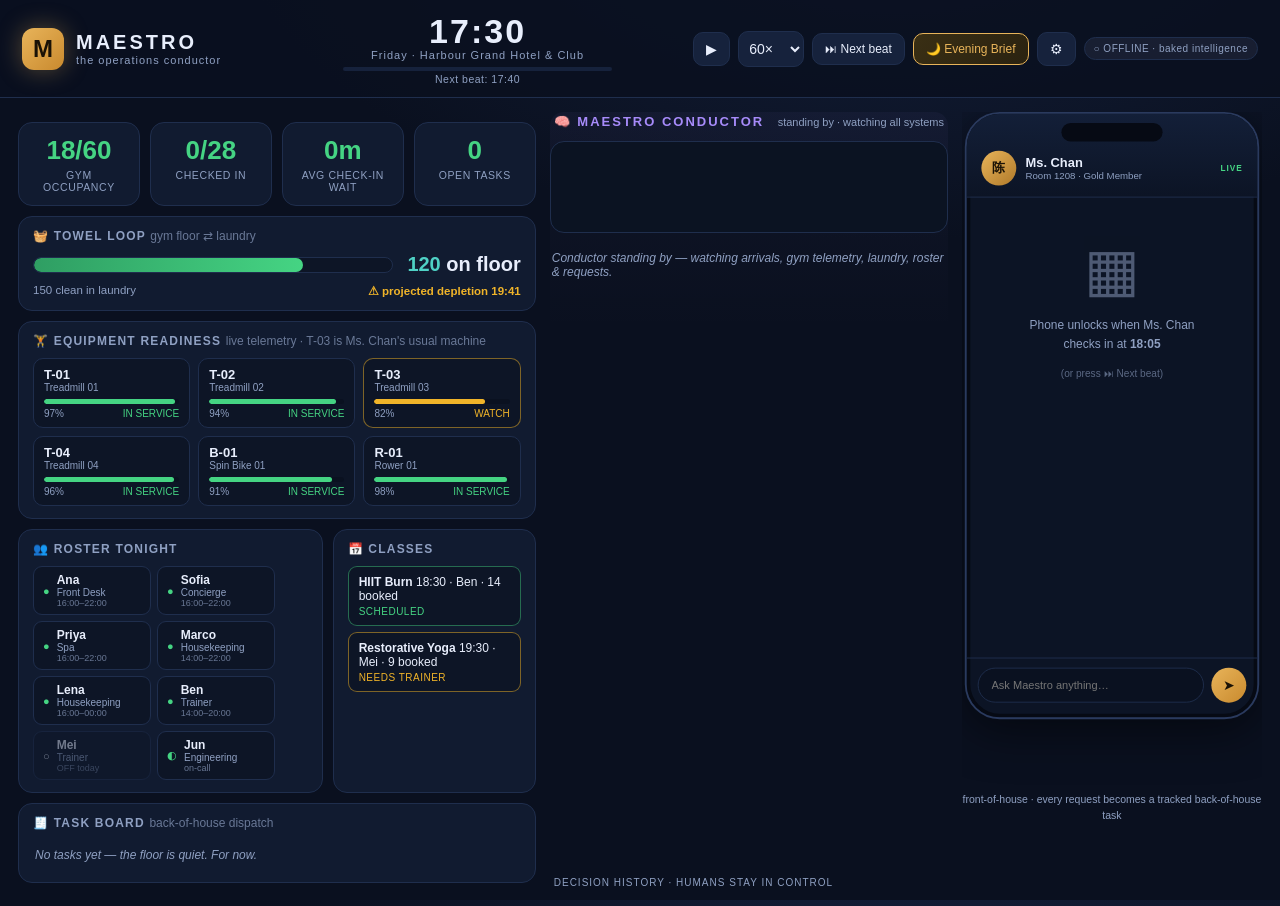
<file: index.html>
<!DOCTYPE html>
<html lang="en">
<head>
<meta charset="UTF-8">
<meta name="viewport" content="width=device-width, initial-scale=1.0">
<title>MAESTRO · Hospitality Operations Conductor</title>
<link rel="stylesheet" href="styles.css">
</head>
<body>

<!-- ============ HEADER ============ -->
<header>
  <div class="brand">
    <div class="logo">M</div>
    <div>
      <div class="brand-name">MAESTRO</div>
      <div class="brand-sub">the operations conductor</div>
    </div>
  </div>

  <div class="clock-wrap">
    <div id="clock">17:30</div>
    <div id="clock-day">Friday · Harbour Grand Hotel &amp; Club</div>
    <div class="timeline"><div id="timeline-bar"></div></div>
    <div id="next-beat" class="next-beat">Next beat: 17:40</div>
  </div>

  <div class="controls">
    <button id="btn-play" class="ctrl" title="Play / pause (Space)">▶</button>
    <select id="speed" class="ctrl" title="Simulation speed">
      <option value="10">10×</option>
      <option value="20">20×</option>
      <option value="30">30×</option>
      <option value="60" selected>60×</option>
      <option value="120">120×</option>
      <option value="300">300×</option>
    </select>
    <button id="btn-jump" class="ctrl wide" title="Jump to next beat (N)">⏭ Next beat</button>
    <button id="btn-brief" class="ctrl wide gold" title="Evening Brief (B)">🌙 Evening Brief</button>
    <button id="btn-settings" class="ctrl" title="Settings">⚙</button>
    <div id="mode-badge" class="badge baked">○ OFFLINE · baked intelligence</div>
  </div>
</header>

<!-- ============ THREE PANES ============ -->
<main>

  <!-- ======= LEFT · OPS BOARD ======= -->
  <section class="pane ops">
    <div id="flags" class="flags"></div>

    <div class="kpi-row">
      <div class="kpi" id="kpi-gym"><div class="kpi-value ok">18/60</div><div class="kpi-label">Gym occupancy</div></div>
      <div class="kpi" id="kpi-arrivals"><div class="kpi-value ok">0/28</div><div class="kpi-label">Checked in</div></div>
      <div class="kpi" id="kpi-wait"><div class="kpi-value ok">0m</div><div class="kpi-label">Avg check-in wait</div></div>
      <div class="kpi" id="kpi-tasks"><div class="kpi-value ok">0</div><div class="kpi-label">Open tasks</div></div>
    </div>

    <div class="card">
      <div class="card-head">🧺 Towel loop <span class="card-sub">gym floor ⇄ laundry</span></div>
      <div class="towel-row">
        <div class="towel-bar"><div id="towel-bar" class="bar-fill ok"></div></div>
        <div class="towel-num"><span id="towel-num">120</span> on floor</div>
      </div>
      <div class="towel-meta">
        <span id="towel-laundry">85 clean in laundry</span>
        <span id="towel-proj" class="towel-proj ok">✓ no depletion projected before close</span>
      </div>
    </div>

    <div class="card">
      <div class="card-head">🏋️ Equipment readiness <span class="card-sub">live telemetry · T-03 is Ms. Chan's usual machine</span></div>
      <div id="equipment-grid" class="equipment-grid"></div>
    </div>

    <div class="split">
      <div class="card">
        <div class="card-head">👥 Roster tonight</div>
        <div id="roster" class="roster"></div>
      </div>
      <div class="card">
        <div class="card-head">📅 Classes</div>
        <div id="classes"></div>
      </div>
    </div>

    <div class="card">
      <div class="card-head">🧾 Task board <span class="card-sub">back-of-house dispatch</span></div>
      <div id="task-board" class="task-board"><div class="empty">No tasks yet — the floor is quiet. For now.</div></div>
    </div>

    <div class="card grow">
      <div class="card-head">📡 Activity feed</div>
      <div id="log" class="log"></div>
    </div>
  </section>

  <!-- ======= CENTER · CONDUCTOR ======= -->
  <section class="pane conductor">
    <div class="pane-head">
      <span class="pane-title">🧠 MAESTRO CONDUCTOR</span>
      <span id="conductor-status" class="conductor-status">standing by · watching all systems</span>
    </div>

    <div id="think-stream" class="think-stream"></div>

    <div id="approval-queue" class="approval-queue">
      <div class="empty">Conductor standing by — watching arrivals, gym telemetry, laundry, roster &amp; requests.</div>
    </div>

    <div class="hist-wrap">
      <div class="hist-head">Decision history · humans stay in control</div>
      <div id="conductor-history"></div>
    </div>
  </section>

  <!-- ======= RIGHT · GUEST PHONE ======= -->
  <section class="pane guest-pane">
    <div class="phone">
      <div class="phone-notch"></div>
      <div class="phone-head">
        <div class="phone-avatar">陈</div>
        <div>
          <div class="phone-name">Ms. Chan</div>
          <div class="phone-sub" id="phone-sub">Room 1208 · Gold Member</div>
        </div>
        <div class="phone-live">LIVE</div>
      </div>

      <div id="guest-lock" class="guest-lock">
        <div class="qr">▦</div>
        <div class="lock-text">Phone unlocks when Ms. Chan<br>checks in at <b>18:05</b></div>
        <div class="lock-sub">(or press ⏭ Next beat)</div>
      </div>

      <div id="guest-feed" class="guest-feed"></div>

      <div id="guest-tracker" class="guest-tracker"></div>

      <div id="guest-think" class="guest-think hidden"></div>

      <div class="guest-input-row">
        <input id="guest-input" type="text" placeholder="Ask Maestro anything…" autocomplete="off">
        <button id="guest-send">➤</button>
      </div>
    </div>
    <div class="guest-caption">front-of-house · every request becomes a tracked back-of-house task</div>
  </section>

</main>

<!-- ============ SETTINGS MODAL ============ -->
<div id="settings-modal" class="modal">
  <div class="modal-box">
    <div class="modal-head">⚙ Maestro settings <button id="btn-close-settings" class="modal-x">✕</button></div>
    <label>Anthropic API key <span class="hint">(stays in this browser only — sent direct to Claude)</span>
      <input id="set-key" type="password" placeholder="sk-ant-…">
    </label>
    <label>Claude proxy base URL <span class="hint">(optional — for gateways / relays; leave blank for api.anthropic.com)</span>
      <input id="set-base" type="text" placeholder="https://api.anthropic.com">
    </label>
    <label>Model
      <input id="set-model" type="text" placeholder="claude-sonnet-4-5">
    </label>
    <label>Demo mode
      <select id="set-mode">
        <option value="auto">Auto — live Claude if key present, else offline</option>
        <option value="live">Force live (fail loudly if no key)</option>
        <option value="baked">Force offline (pre-baked intelligence)</option>
      </select>
    </label>
    <button id="btn-save-settings" class="btn approve full">Save</button>
  </div>
</div>

<!-- ============ EVENING BRIEF MODAL ============ -->
<div id="brief-modal" class="modal">
  <div class="modal-box wide">
    <div class="modal-head">🌙 Evening Brief <button id="btn-close-brief" class="modal-x">✕</button></div>
    <div id="brief-body"></div>
  </div>
</div>

<div id="toast" class="toast"></div>

<script src="data.js"></script>
<script src="engine.js"></script>
<script src="ai.js"></script>
<script src="app.js"></script>
</body>
</html>
</file>
<file: styles.css>
/* ============================================================
   MAESTRO · styles.css — stage-readable dark ops theme
   ============================================================ */
:root {
  --bg: #0a101f;
  --bg2: #0d1526;
  --card: #111b30;
  --card2: #16223c;
  --line: #1f2e4d;
  --text: #e8eefc;
  --dim: #8fa0c2;
  --gold: #e8b45a;
  --teal: #4fd1c5;
  --ok: #45d483;
  --warn: #f0b429;
  --bad: #ff5d6c;
  --ai: #a78bfa;
  --radius: 14px;
}
* { box-sizing: border-box; margin: 0; padding: 0; }
html, body { height: 100%; }
body {
  background: radial-gradient(1200px 600px at 70% -10%, #14203c 0%, var(--bg) 55%);
  color: var(--text);
  font-family: "Inter", "SF Pro Display", -apple-system, "Segoe UI", Roboto, "Helvetica Neue", Arial, sans-serif;
  font-size: 14px;
  overflow: hidden;
}
.hidden { display: none !important; }

/* ============ header ============ */
header {
  display: flex; align-items: center; gap: 24px;
  padding: 12px 22px;
  border-bottom: 1px solid var(--line);
  background: rgba(10, 16, 31, 0.85);
}
.brand { display: flex; align-items: center; gap: 12px; min-width: 240px; }
.logo {
  width: 42px; height: 42px; border-radius: 12px;
  background: linear-gradient(135deg, var(--gold), #c98a2e);
  color: #1a1206; font-weight: 800; font-size: 24px;
  display: flex; align-items: center; justify-content: center;
  box-shadow: 0 0 24px rgba(232, 180, 90, 0.35);
}
.brand-name { font-size: 20px; font-weight: 800; letter-spacing: 3px; }
.brand-sub { font-size: 11px; color: var(--dim); letter-spacing: 1px; }

.clock-wrap { flex: 1; text-align: center; position: relative; }
#clock { font-size: 34px; font-weight: 800; font-variant-numeric: tabular-nums; letter-spacing: 2px; }
#clock-day { font-size: 11px; color: var(--dim); letter-spacing: 1px; margin-top: -2px; }
.timeline { height: 4px; background: var(--card2); border-radius: 4px; margin: 6px auto 2px; width: 70%; overflow: hidden; }
#timeline-bar { height: 100%; width: 0%; background: linear-gradient(90deg, var(--teal), var(--gold)); border-radius: 4px; transition: width .4s; }
.next-beat { font-size: 10.5px; color: var(--dim); letter-spacing: .5px; }

.controls { display: flex; align-items: center; gap: 8px; min-width: 380px; justify-content: flex-end; }
.ctrl {
  background: var(--card2); color: var(--text); border: 1px solid var(--line);
  border-radius: 10px; padding: 8px 12px; font-size: 14px; cursor: pointer;
  transition: all .15s;
}
.ctrl:hover { border-color: var(--teal); }
.ctrl.wide { font-size: 12px; }
.ctrl.gold { background: linear-gradient(135deg, #3a2f14, #2a2210); border-color: var(--gold); color: var(--gold); }
select.ctrl { padding: 8px 6px; }
.badge { font-size: 10px; padding: 5px 9px; border-radius: 20px; letter-spacing: .5px; white-space: nowrap; }
.badge.live { background: rgba(79, 209, 197, .12); color: var(--teal); border: 1px solid rgba(79, 209, 197, .4); }
.badge.baked { background: rgba(143, 160, 194, .1); color: var(--dim); border: 1px solid var(--line); }

/* ============ layout ============ */
main {
  display: grid;
  grid-template-columns: minmax(480px, 1.35fr) minmax(420px, 1.1fr) 340px;
  gap: 14px;
  padding: 14px 18px;
  height: calc(100vh - 92px);
}
.pane { display: flex; flex-direction: column; gap: 10px; overflow-y: auto; scrollbar-width: thin; }
.pane::-webkit-scrollbar { width: 6px; }
.pane::-webkit-scrollbar-thumb { background: var(--line); border-radius: 3px; }

.card {
  background: var(--card); border: 1px solid var(--line);
  border-radius: var(--radius); padding: 12px 14px;
}
.card.grow { flex: 1; min-height: 120px; display: flex; flex-direction: column; }
.card-head { font-size: 12px; font-weight: 700; letter-spacing: 1.2px; color: var(--dim); margin-bottom: 10px; text-transform: uppercase; }
.card-sub { font-weight: 400; text-transform: none; letter-spacing: 0; opacity: .7; }
.split { display: grid; grid-template-columns: 1.5fr 1fr; gap: 10px; }
.empty { color: var(--dim); font-size: 12px; font-style: italic; padding: 8px 2px; }

/* ============ flags ============ */
.flags { display: flex; flex-direction: column; gap: 6px; }
.flag {
  background: linear-gradient(90deg, rgba(255,93,108,.22), rgba(255,93,108,.05));
  border: 1px solid rgba(255,93,108,.55); color: #ffd9dd;
  padding: 8px 12px; border-radius: 10px; font-weight: 700; font-size: 13px;
  animation: pulse 1.2s infinite;
}
@keyframes pulse { 0%,100% { opacity: 1; } 50% { opacity: .65; } }

/* ============ KPIs ============ */
.kpi-row { display: grid; grid-template-columns: repeat(4, 1fr); gap: 10px; }
.kpi { background: var(--card); border: 1px solid var(--line); border-radius: var(--radius); padding: 12px; text-align: center; }
.kpi-value { font-size: 26px; font-weight: 800; font-variant-numeric: tabular-nums; }
.kpi-value.ok { color: var(--ok); } .kpi-value.warn { color: var(--warn); } .kpi-value.bad { color: var(--bad); }
.kpi-label { font-size: 10.5px; color: var(--dim); margin-top: 3px; letter-spacing: .6px; text-transform: uppercase; }

/* ============ towels ============ */
.towel-row { display: flex; align-items: center; gap: 14px; }
.towel-bar { flex: 1; height: 16px; background: var(--bg2); border-radius: 8px; overflow: hidden; border: 1px solid var(--line); }
.bar-fill { height: 100%; border-radius: 8px; transition: width .5s, background .5s; }
.bar-fill.ok { background: linear-gradient(90deg, #2f9e63, var(--ok)); }
.bar-fill.warn { background: linear-gradient(90deg, #b7861d, var(--warn)); }
.bar-fill.bad { background: linear-gradient(90deg, #b23543, var(--bad)); }
.towel-num { font-size: 20px; font-weight: 800; white-space: nowrap; }
.towel-num span { color: var(--teal); }
.towel-meta { display: flex; justify-content: space-between; margin-top: 8px; font-size: 11.5px; color: var(--dim); }
.towel-proj.warn { color: var(--warn); font-weight: 700; } .towel-proj.ok { color: var(--ok); }

/* ============ equipment ============ */
.equipment-grid { display: grid; grid-template-columns: repeat(3, 1fr); gap: 8px; }
.eq-tile { background: var(--bg2); border: 1px solid var(--line); border-radius: 10px; padding: 8px 10px; }
.eq-tile.warn { border-color: rgba(240,180,41,.5); } .eq-tile.bad { border-color: rgba(255,93,108,.6); background: rgba(255,93,108,.06); }
.eq-id { font-weight: 800; font-size: 13px; }
.eq-name { font-size: 10px; color: var(--dim); }
.eq-health { height: 5px; background: #0a1120; border-radius: 4px; margin: 6px 0 4px; overflow: hidden; }
.eq-health-fill { height: 100%; border-radius: 4px; }
.eq-health-fill.ok { background: var(--ok); } .eq-health-fill.warn { background: var(--warn); } .eq-health-fill.bad { background: var(--bad); }
.eq-meta { display: flex; justify-content: space-between; font-size: 10px; color: var(--dim); }
.eq-status.ok { color: var(--ok); } .eq-status.warn { color: var(--warn); } .eq-status.bad { color: var(--bad); font-weight: 700; }

/* ============ roster & classes ============ */
.roster { display: flex; flex-wrap: wrap; gap: 6px; }
.staff-chip { display: flex; gap: 7px; align-items: center; background: var(--bg2); border: 1px solid var(--line); border-radius: 9px; padding: 6px 9px; min-width: 118px; }
.staff-chip.bad { border-color: rgba(255,93,108,.6); background: rgba(255,93,108,.07); }
.staff-chip.dim { opacity: .45; }
.staff-chip.moved { border-color: rgba(79,209,197,.6); background: rgba(79,209,197,.07); }
.staff-dot { font-size: 11px; }
.staff-chip.ok .staff-dot { color: var(--ok); } .staff-chip.bad .staff-dot { color: var(--bad); }
.staff-chip.moved .staff-dot { color: var(--teal); } .staff-chip.call .staff-dot { color: var(--warn); }
.staff-name { font-weight: 700; font-size: 12px; }
.staff-role { font-size: 10px; color: var(--dim); }
.staff-shift { font-size: 9px; color: var(--dim); opacity: .7; }
.class-row { background: var(--bg2); border: 1px solid var(--line); border-radius: 9px; padding: 8px 10px; font-size: 12px; margin-bottom: 6px; }
.class-row.warn { border-color: rgba(240,180,41,.5); } .class-row.bad { border-color: rgba(255,93,108,.6); } .class-row.ok { border-color: rgba(69,212,131,.45); }
.class-status { display: block; font-size: 10px; margin-top: 3px; letter-spacing: .5px; }
.class-status.ok { color: var(--ok); } .class-status.warn { color: var(--warn); } .class-status.bad { color: var(--bad); }

/* ============ task board ============ */
.task-board { display: flex; flex-direction: column; gap: 5px; }
.task-row { display: grid; grid-template-columns: 110px 1fr 70px 92px; gap: 8px; align-items: center; background: var(--bg2); border: 1px solid var(--line); border-radius: 9px; padding: 7px 10px; font-size: 12px; }
.task-row.done { opacity: .5; }
.task-title { overflow: hidden; text-overflow: ellipsis; white-space: nowrap; }
.task-who { color: var(--dim); font-size: 11px; }
.task-status { font-size: 10px; text-align: right; color: var(--dim); }
.task-status.en_route { color: var(--teal); font-weight: 700; }
.task-status.done { color: var(--ok); font-weight: 700; }
.task-status.assigned { color: var(--warn); }
.dept-pill { font-size: 9.5px; font-weight: 700; padding: 3px 7px; border-radius: 20px; letter-spacing: .5px; text-align: center; display: inline-block; width: 100%; }
.dept-pill.housekeeping { background: rgba(79,209,197,.14); color: var(--teal); }
.dept-pill.engineering { background: rgba(240,180,41,.14); color: var(--warn); }
.dept-pill.rostering { background: rgba(167,139,250,.16); color: var(--ai); }
.dept-pill.guestcomms { background: rgba(232,180,90,.14); color: var(--gold); }
.dept-pill.frontdesk { background: rgba(69,212,131,.14); color: var(--ok); }
.dept-pill.concierge { background: rgba(255,93,108,.12); color: #ff9aa5; }
.dept-pill.operations { background: rgba(143,160,194,.14); color: var(--dim); }

/* ============ activity log ============ */
.log { flex: 1; overflow-y: auto; display: flex; flex-direction: column; gap: 4px; max-height: 190px; scrollbar-width: thin; }
.log-row { font-size: 11.5px; color: var(--dim); display: flex; gap: 8px; line-height: 1.45; }
.log-row .log-t { color: #54648a; font-variant-numeric: tabular-nums; min-width: 38px; }
.log-row.ai span:last-child { color: var(--ai); }
.log-row.ok span:last-child { color: var(--ok); }
.log-row.crisis span:last-child { color: var(--bad); font-weight: 700; }
.log-row.warn span:last-child { color: var(--warn); }
.log-row.task span:last-child { color: var(--teal); }
.log-row.guest span:last-child { color: var(--gold); }

/* ============ conductor pane ============ */
.conductor { background: linear-gradient(180deg, rgba(167,139,250,.045), transparent 220px); border-radius: var(--radius); }
.pane-head { display: flex; justify-content: space-between; align-items: baseline; padding: 2px 4px; }
.pane-title { font-weight: 800; letter-spacing: 2px; font-size: 13px; color: var(--ai); }
.conductor-status { font-size: 11px; color: var(--dim); }

.think-stream {
  background: #0b1322; border: 1px solid var(--line); border-radius: var(--radius);
  padding: 12px 14px; font-family: "SF Mono", ui-monospace, Menlo, Consolas, monospace;
  font-size: 11.5px; line-height: 1.55; color: #b9c6e8; min-height: 92px; max-height: 210px;
  overflow-y: auto; white-space: pre-wrap; scrollbar-width: thin;
}
.think-stream.live { border-color: rgba(167,139,250,.6); box-shadow: 0 0 18px rgba(167,139,250,.15); }
.think-stream.live::after { content: "▍"; color: var(--ai); animation: blink .8s infinite; }
@keyframes blink { 50% { opacity: 0; } }
.think-stream.small { min-height: 40px; max-height: 110px; font-size: 10.5px; margin-bottom: 10px; }

.approval-queue { display: flex; flex-direction: column; gap: 12px; }
.appr-card {
  background: var(--card); border: 1px solid rgba(167,139,250,.45);
  border-radius: var(--radius); padding: 14px; box-shadow: 0 0 26px rgba(167,139,250,.09);
}
.appr-head { font-size: 11.5px; font-weight: 700; color: var(--ai); letter-spacing: 1px; margin-bottom: 8px; display: flex; justify-content: space-between; }
.appr-beat { color: var(--dim); font-weight: 400; text-transform: uppercase; font-size: 9.5px; letter-spacing: 1px; }
.appr-analysis { font-size: 12px; line-height: 1.55; color: #c6d2ee; background: var(--bg2); border-radius: 10px; padding: 10px 12px; margin-bottom: 10px; }

.action { background: var(--bg2); border: 1px solid var(--line); border-radius: 11px; padding: 11px 12px; margin-bottom: 8px; }
.action.resolved { opacity: .75; }
.action.resolved.approved { border-color: rgba(69,212,131,.5); }
.action.resolved.edited { border-color: rgba(79,209,197,.5); }
.action.resolved.rejected { border-color: rgba(255,93,108,.4); }
.action.rejected-card { border-color: rgba(255,93,108,.6); background: rgba(255,93,108,.05); }
.action-title { font-weight: 700; font-size: 13px; line-height: 1.4; }
.action-dept { display: flex; gap: 8px; align-items: center; margin: 7px 0; flex-wrap: wrap; }
.action-dept .dept-pill { width: auto; }
.sev { font-size: 9px; font-weight: 800; letter-spacing: 1px; padding: 3px 8px; border-radius: 20px; text-transform: uppercase; }
.sev.high { background: rgba(255,93,108,.15); color: var(--bad); }
.sev.medium { background: rgba(240,180,41,.15); color: var(--warn); }
.sev.low { background: rgba(143,160,194,.15); color: var(--dim); }
.decision-note { font-size: 10.5px; color: var(--dim); }
.action-why { font-size: 11.5px; color: var(--dim); line-height: 1.5; margin-bottom: 9px; }
.action-btns { display: flex; gap: 8px; }
.btn { border: 1px solid var(--line); border-radius: 9px; padding: 7px 13px; font-size: 12px; font-weight: 700; cursor: pointer; transition: all .15s; background: var(--card2); color: var(--text); }
.btn.approve { background: rgba(69,212,131,.14); border-color: rgba(69,212,131,.5); color: var(--ok); }
.btn.approve:hover { background: rgba(69,212,131,.28); }
.btn.edit { background: rgba(79,209,197,.1); border-color: rgba(79,209,197,.4); color: var(--teal); }
.btn.reject { background: rgba(255,93,108,.1); border-color: rgba(255,93,108,.4); color: var(--bad); }
.btn.full { width: 100%; padding: 11px; }
.edit-box { display: flex; flex-direction: column; gap: 7px; margin-bottom: 9px; }
.edit-box label { font-size: 11px; color: var(--dim); display: flex; gap: 8px; align-items: center; }
.edit-field { background: #0a1120; border: 1px solid var(--line); border-radius: 7px; color: var(--text); padding: 6px 8px; font-size: 12px; flex: 1; }
.reject-box { margin-top: 8px; }
.reject-label { font-size: 11px; color: var(--dim); margin-bottom: 7px; }
.reject-chips { display: flex; flex-wrap: wrap; gap: 7px; }
.chip { background: var(--card2); border: 1px solid rgba(255,93,108,.4); color: #ff9aa5; border-radius: 20px; padding: 6px 12px; font-size: 11.5px; cursor: pointer; transition: all .15s; }
.chip:hover { background: rgba(255,93,108,.16); }

.hist-wrap { margin-top: auto; }
.hist-head { font-size: 10px; color: var(--dim); letter-spacing: 1px; text-transform: uppercase; padding: 4px; }
.hist-row { font-size: 11px; color: var(--dim); padding: 4px; font-variant-numeric: tabular-nums; }

/* ============ guest phone ============ */
.guest-pane { align-items: center; }
.phone {
  width: 320px; height: 660px; background: #0c1425;
  border: 2px solid #2a3a5e; border-radius: 38px;
  display: flex; flex-direction: column; overflow: hidden; position: relative;
  box-shadow: 0 12px 50px rgba(0,0,0,.5), inset 0 0 0 4px #060a14;
}
.phone-notch { position: absolute; top: 10px; left: 50%; transform: translateX(-50%); width: 110px; height: 20px; background: #060a14; border-radius: 14px; z-index: 5; }
.phone-head { display: flex; gap: 10px; align-items: center; padding: 40px 16px 12px; border-bottom: 1px solid var(--line); background: linear-gradient(180deg, #131f38, #0c1425); }
.phone-avatar { width: 38px; height: 38px; border-radius: 50%; background: linear-gradient(135deg, var(--gold), #b07a2a); display: flex; align-items: center; justify-content: center; font-weight: 800; color: #1a1206; }
.phone-name { font-weight: 700; font-size: 14px; }
.phone-sub { font-size: 10.5px; color: var(--dim); }
.phone-live { margin-left: auto; font-size: 9px; font-weight: 800; color: var(--ok); letter-spacing: 1px; animation: pulse 2s infinite; }

.guest-lock { flex: 1; display: flex; flex-direction: column; align-items: center; justify-content: center; gap: 14px; color: var(--dim); text-align: center; }
.qr { font-size: 64px; opacity: .5; }
.lock-text { font-size: 13px; line-height: 1.6; }
.lock-sub { font-size: 11px; opacity: .6; }

.guest-feed { flex: 1; overflow-y: auto; padding: 12px; display: flex; flex-direction: column; gap: 9px; scrollbar-width: thin; }
.msg { max-width: 88%; border-radius: 14px; padding: 9px 12px; font-size: 12px; line-height: 1.5; }
.msg.bot { background: var(--card2); border: 1px solid var(--line); border-bottom-left-radius: 4px; align-self: flex-start; }
.msg.them { background: linear-gradient(135deg, #2d4a7a, #24406b); border-bottom-right-radius: 4px; align-self: flex-end; }
.msg-t { font-size: 9px; color: var(--dim); margin-top: 4px; }

.guest-tracker { padding: 0 12px; display: flex; flex-direction: column; gap: 8px; }
.tracker-card { background: #0e1830; border: 1px solid rgba(79,209,197,.35); border-radius: 12px; padding: 9px 11px; }
.tracker-card.done { border-color: rgba(69,212,131,.4); }
.tracker-title { font-size: 11.5px; font-weight: 700; margin-bottom: 8px; }
.tracker-steps { display: flex; align-items: center; }
.tstep { display: flex; flex-direction: column; align-items: center; gap: 4px; width: 52px; }
.tdot { width: 9px; height: 9px; border-radius: 50%; background: #243352; }
.tstep.on .tdot { background: var(--teal); box-shadow: 0 0 8px rgba(79,209,197,.7); }
.tlabel { font-size: 8px; color: var(--dim); }
.tstep.on .tlabel { color: var(--teal); }
.tline { flex: 1; height: 2px; background: #243352; margin-bottom: 14px; }
.tracker-eta { font-size: 10px; color: var(--dim); margin-top: 5px; }

.guest-think { padding: 4px 14px; font-size: 10px; color: var(--ai); font-family: monospace; max-height: 46px; overflow: hidden; opacity: .85; }
.guest-input-row { display: flex; gap: 8px; padding: 10px 12px 16px; border-top: 1px solid var(--line); }
#guest-input { flex: 1; background: #0a1120; border: 1px solid var(--line); border-radius: 20px; color: var(--text); padding: 9px 14px; font-size: 12px; outline: none; }
#guest-input:focus { border-color: var(--gold); }
#guest-send { width: 38px; height: 38px; border-radius: 50%; border: none; background: linear-gradient(135deg, var(--gold), #c98a2e); color: #1a1206; font-size: 15px; cursor: pointer; }
.guest-caption { font-size: 10.5px; color: var(--dim); text-align: center; margin-top: 10px; max-width: 300px; line-height: 1.5; }

/* ============ modals ============ */
.modal { position: fixed; inset: 0; background: rgba(4,8,16,.75); display: none; align-items: center; justify-content: center; z-index: 50; backdrop-filter: blur(4px); }
.modal.open { display: flex; }
.modal-box { background: var(--card); border: 1px solid var(--line); border-radius: 18px; padding: 22px; width: 440px; max-height: 84vh; overflow-y: auto; }
.modal-box.wide { width: 640px; }
.modal-head { font-weight: 800; font-size: 16px; margin-bottom: 18px; display: flex; justify-content: space-between; align-items: center; }
.modal-x { background: none; border: none; color: var(--dim); font-size: 16px; cursor: pointer; }
.modal-box label { display: block; font-size: 12px; color: var(--dim); margin-bottom: 14px; }
.modal-box input, .modal-box select { width: 100%; margin-top: 6px; background: #0a1120; border: 1px solid var(--line); border-radius: 9px; color: var(--text); padding: 10px 12px; font-size: 13px; }
.hint { font-size: 10px; opacity: .7; }

/* brief */
.brief-loading { color: var(--dim); font-style: italic; padding: 20px 0; }
.dots::after { content: ""; animation: dots 1.2s infinite; }
@keyframes dots { 0% { content: ""; } 33% { content: "."; } 66% { content: ".."; } }
.brief-head { font-size: 11px; color: var(--dim); letter-spacing: 1.5px; text-transform: uppercase; margin-bottom: 10px; }
.brief-headline { font-size: 20px; font-weight: 800; color: var(--gold); line-height: 1.35; margin-bottom: 16px; }
.brief-bullets { list-style: none; display: flex; flex-direction: column; gap: 9px; margin-bottom: 18px; }
.brief-bullets li { font-size: 13px; line-height: 1.55; color: #c6d2ee; padding-left: 20px; position: relative; }
.brief-bullets li::before { content: "›"; position: absolute; left: 4px; color: var(--teal); font-weight: 800; }
.brief-tomorrow { background: var(--bg2); border: 1px solid var(--line); border-radius: 11px; padding: 12px 14px; font-size: 12.5px; line-height: 1.6; color: #c6d2ee; }
.brief-tomorrow b { color: var(--teal); }
.brief-foot { font-size: 10px; color: var(--dim); margin-top: 12px; text-align: right; }

/* toast */
.toast { position: fixed; bottom: 24px; left: 50%; transform: translateX(-50%) translateY(80px); background: var(--card2); border: 1px solid var(--warn); color: var(--warn); padding: 10px 18px; border-radius: 12px; font-size: 12.5px; transition: transform .3s; z-index: 99; }
.toast.show { transform: translateX(-50%) translateY(0); }

/* small screens graceful */
@media (max-width: 1400px) {
  main { grid-template-columns: 1.3fr 1fr 300px; }
  .phone { transform: scale(.92); transform-origin: top center; }
}
</file>
